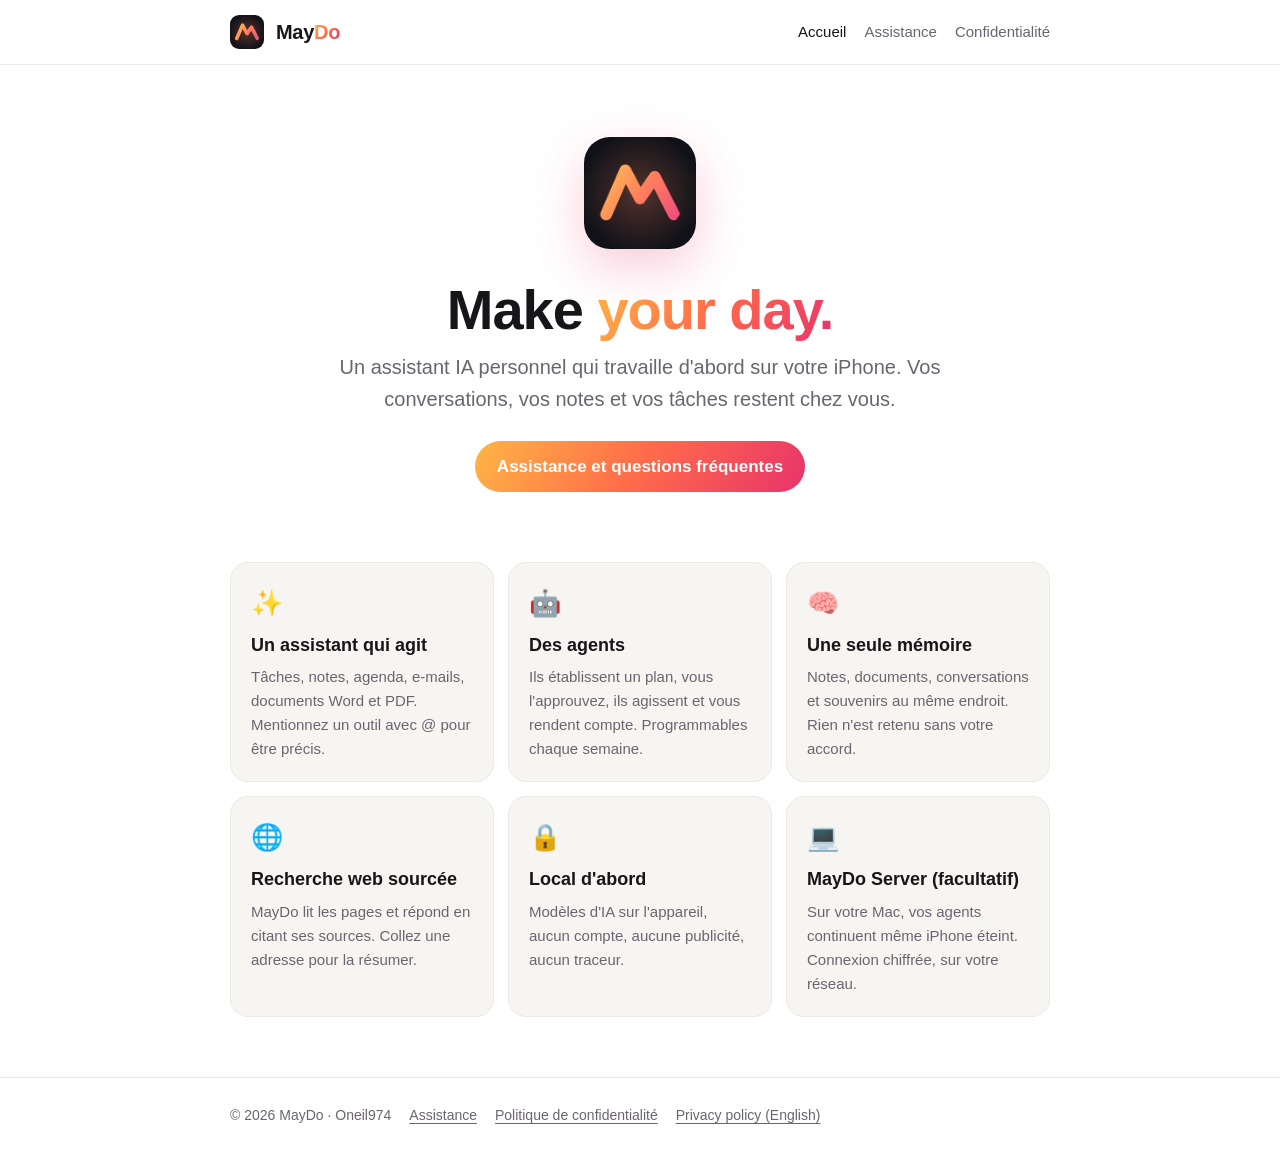
<file: index.html>
<!doctype html>
<html lang="fr">
<head>
<meta charset="utf-8">
<meta name="viewport" content="width=device-width, initial-scale=1">
<title>MayDo — assistant IA personnel</title>
<meta name="description" content="MayDo, l'assistant IA personnel qui travaille d'abord sur votre iPhone : agents, mémoire unifiée, recherche web sourcée, sans compte.">
<link rel="icon" href="assets/icon.png">
<link rel="stylesheet" href="assets/style.css?v=2">
</head>
<body>
<header class="site"><div class="wrap">
  <img src="assets/icon.png" alt="">
  <a class="brand" href="./">May<span>Do</span></a>
  <nav class="links"><a href="./" aria-current="page">Accueil</a><a href="support.html">Assistance</a><a href="privacy.html">Confidentialité</a></nav>
</div></header>

<div class="wrap">
  <section class="hero">
    <img src="assets/icon.png" alt="Icône de MayDo">
    <h1>Make <span>your day.</span></h1>
    <p>Un assistant IA personnel qui travaille d'abord sur votre iPhone. Vos conversations, vos notes et vos tâches restent chez vous.</p>
    <a class="pill" href="support.html">Assistance et questions fréquentes</a>
  </section>

  <section class="grid" aria-label="Fonctions">
    <div class="card"><div class="ico">✨</div><h3>Un assistant qui agit</h3><p>Tâches, notes, agenda, e-mails, documents Word et PDF. Mentionnez un outil avec @ pour être précis.</p></div>
    <div class="card"><div class="ico">🤖</div><h3>Des agents</h3><p>Ils établissent un plan, vous l'approuvez, ils agissent et vous rendent compte. Programmables chaque semaine.</p></div>
    <div class="card"><div class="ico">🧠</div><h3>Une seule mémoire</h3><p>Notes, documents, conversations et souvenirs au même endroit. Rien n'est retenu sans votre accord.</p></div>
    <div class="card"><div class="ico">🌐</div><h3>Recherche web sourcée</h3><p>MayDo lit les pages et répond en citant ses sources. Collez une adresse pour la résumer.</p></div>
    <div class="card"><div class="ico">🔒</div><h3>Local d'abord</h3><p>Modèles d'IA sur l'appareil, aucun compte, aucune publicité, aucun traceur.</p></div>
    <div class="card"><div class="ico">💻</div><h3>MayDo Server (facultatif)</h3><p>Sur votre Mac, vos agents continuent même iPhone éteint. Connexion chiffrée, sur votre réseau.</p></div>
  </section>
</div>

<footer class="site"><div class="wrap">
  <span>© 2026 MayDo · Oneil974</span>
  <a href="support.html">Assistance</a>
  <a href="privacy.html">Politique de confidentialité</a>
  <a href="privacy.html#en">Privacy policy (English)</a>
</div></footer>
</body>
</html>
</file>
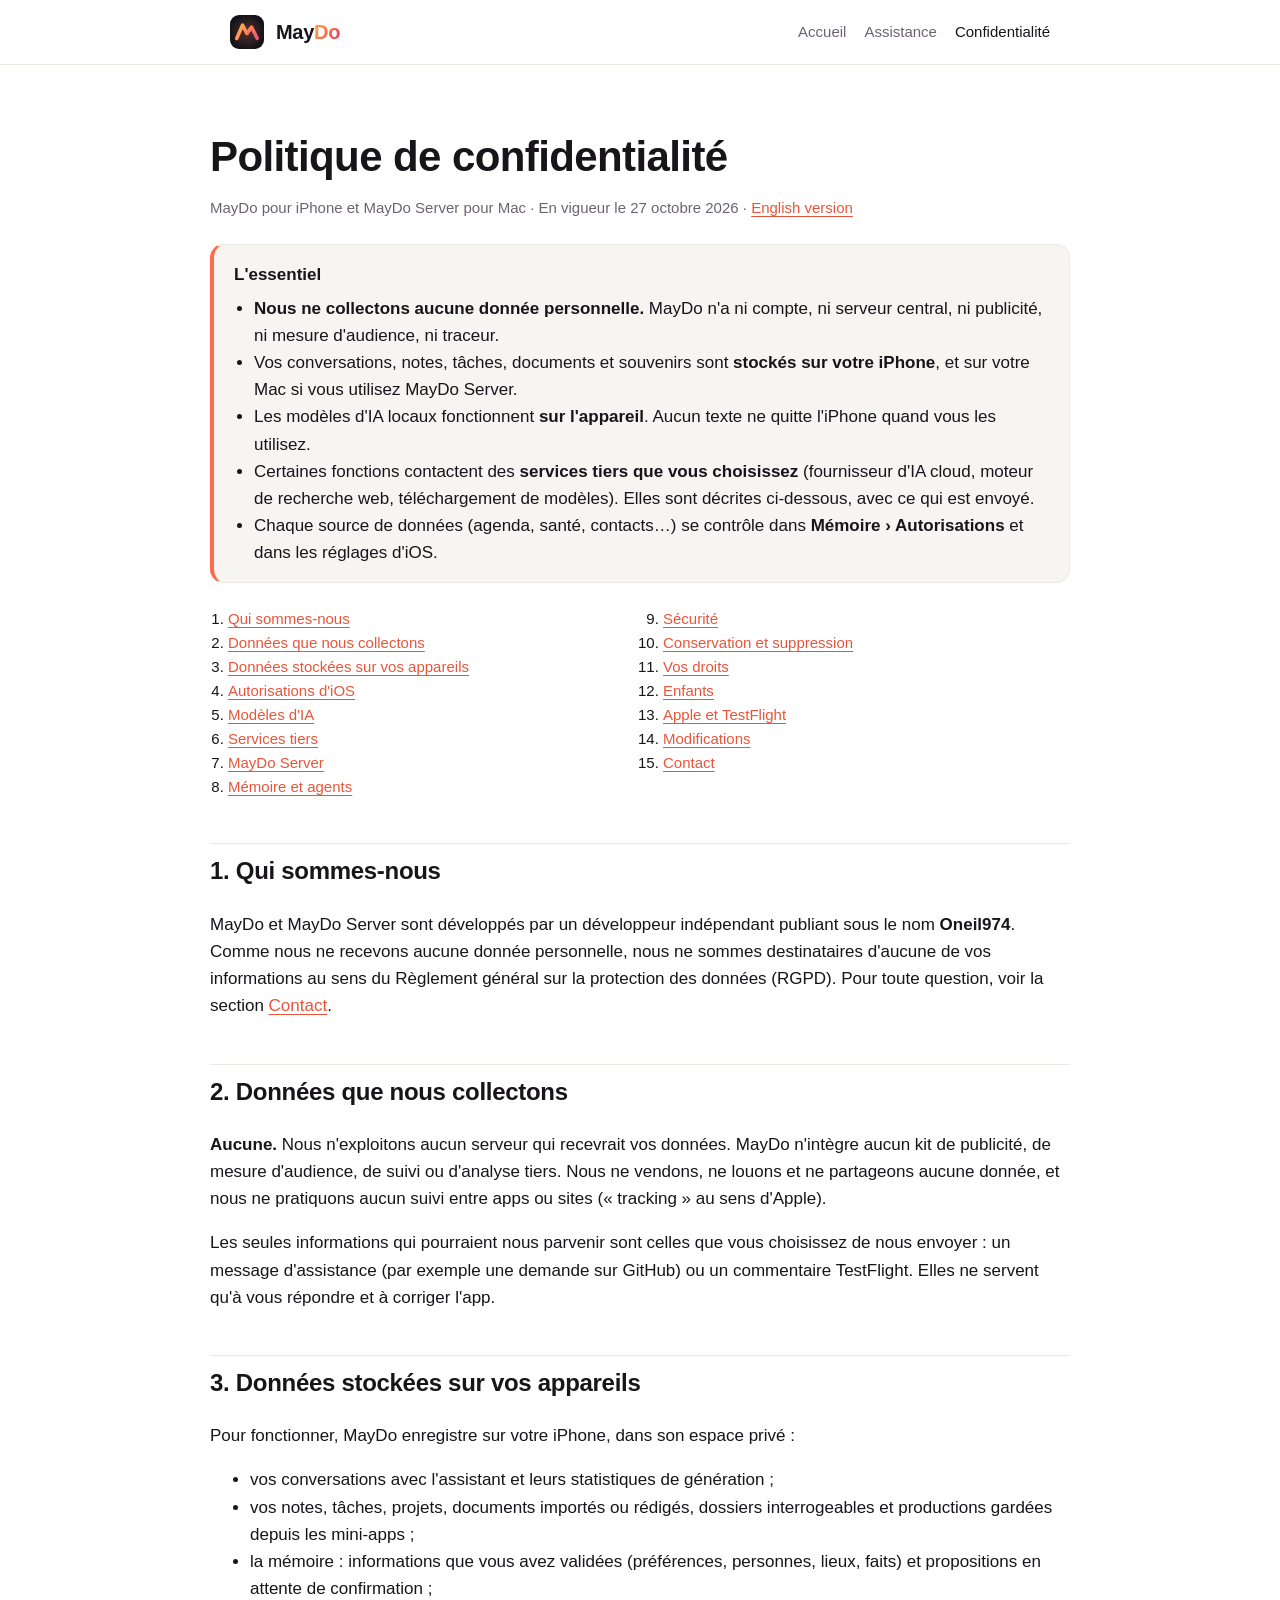
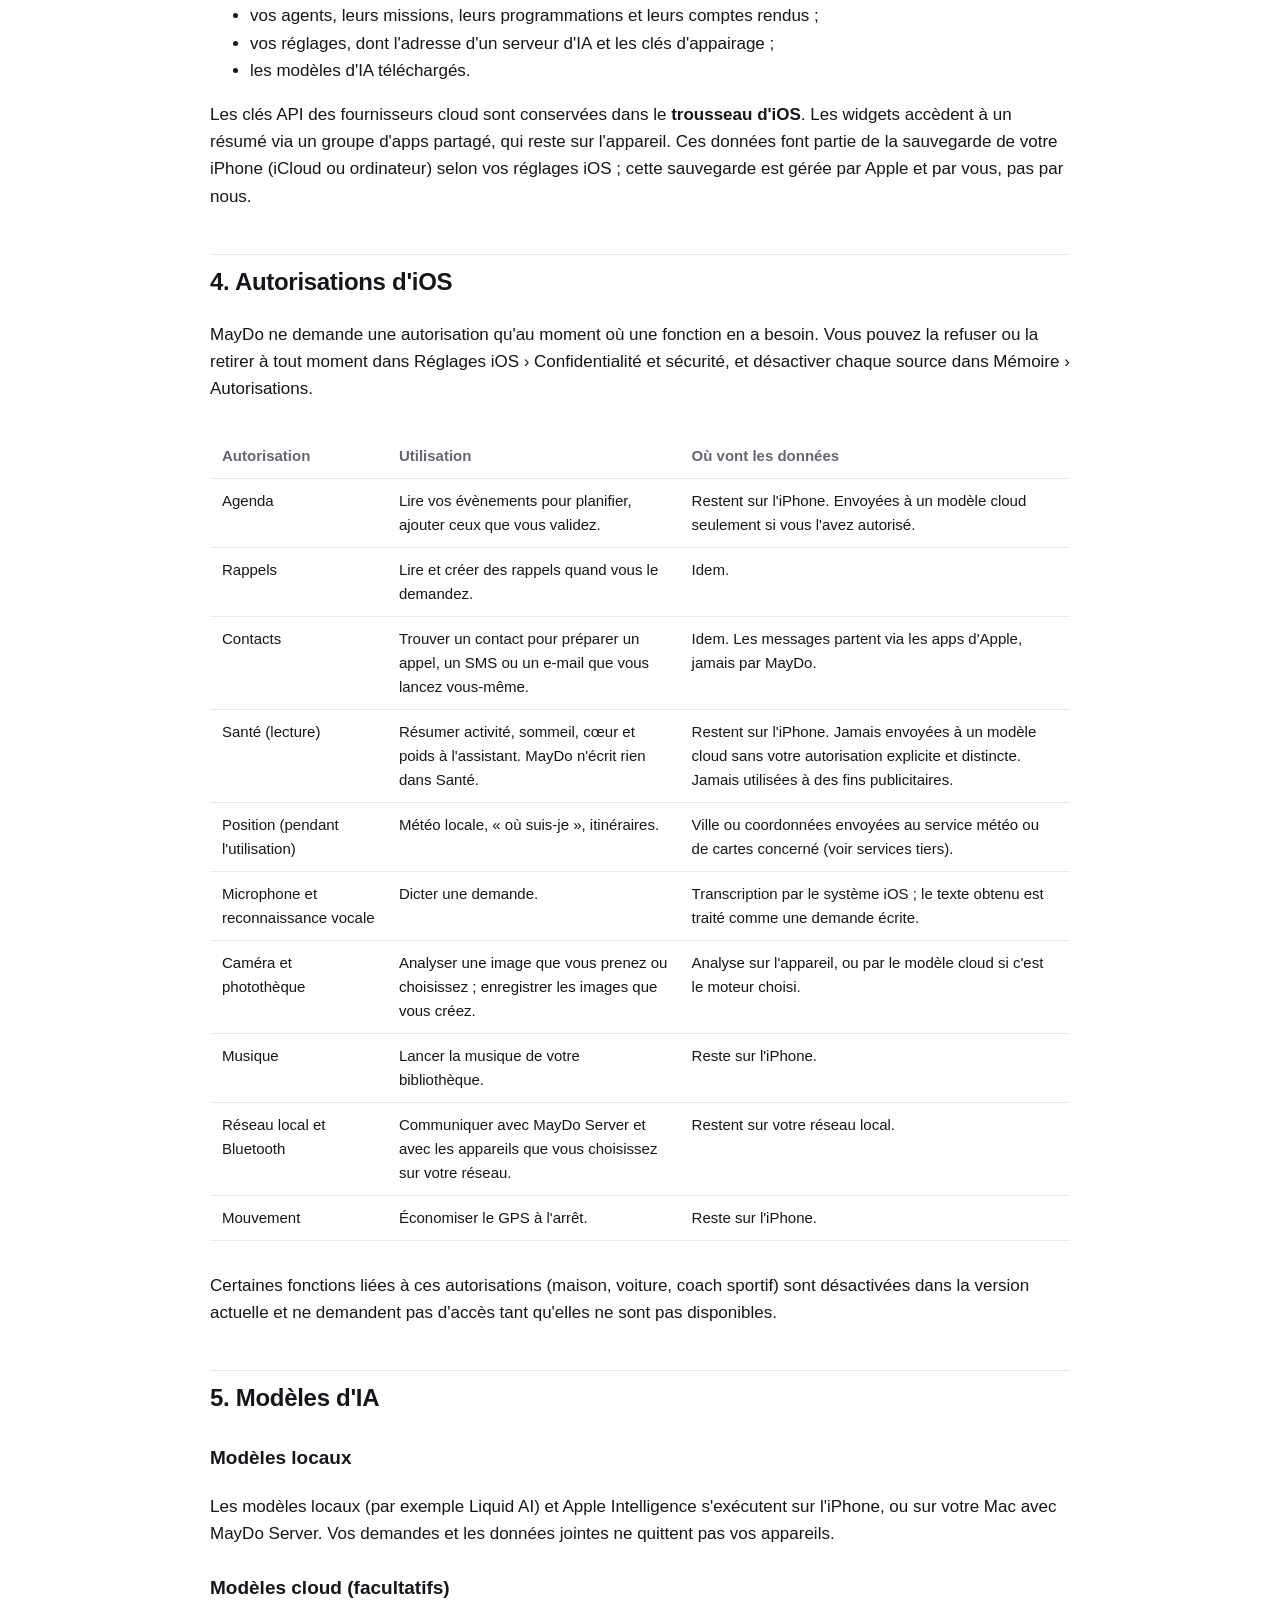
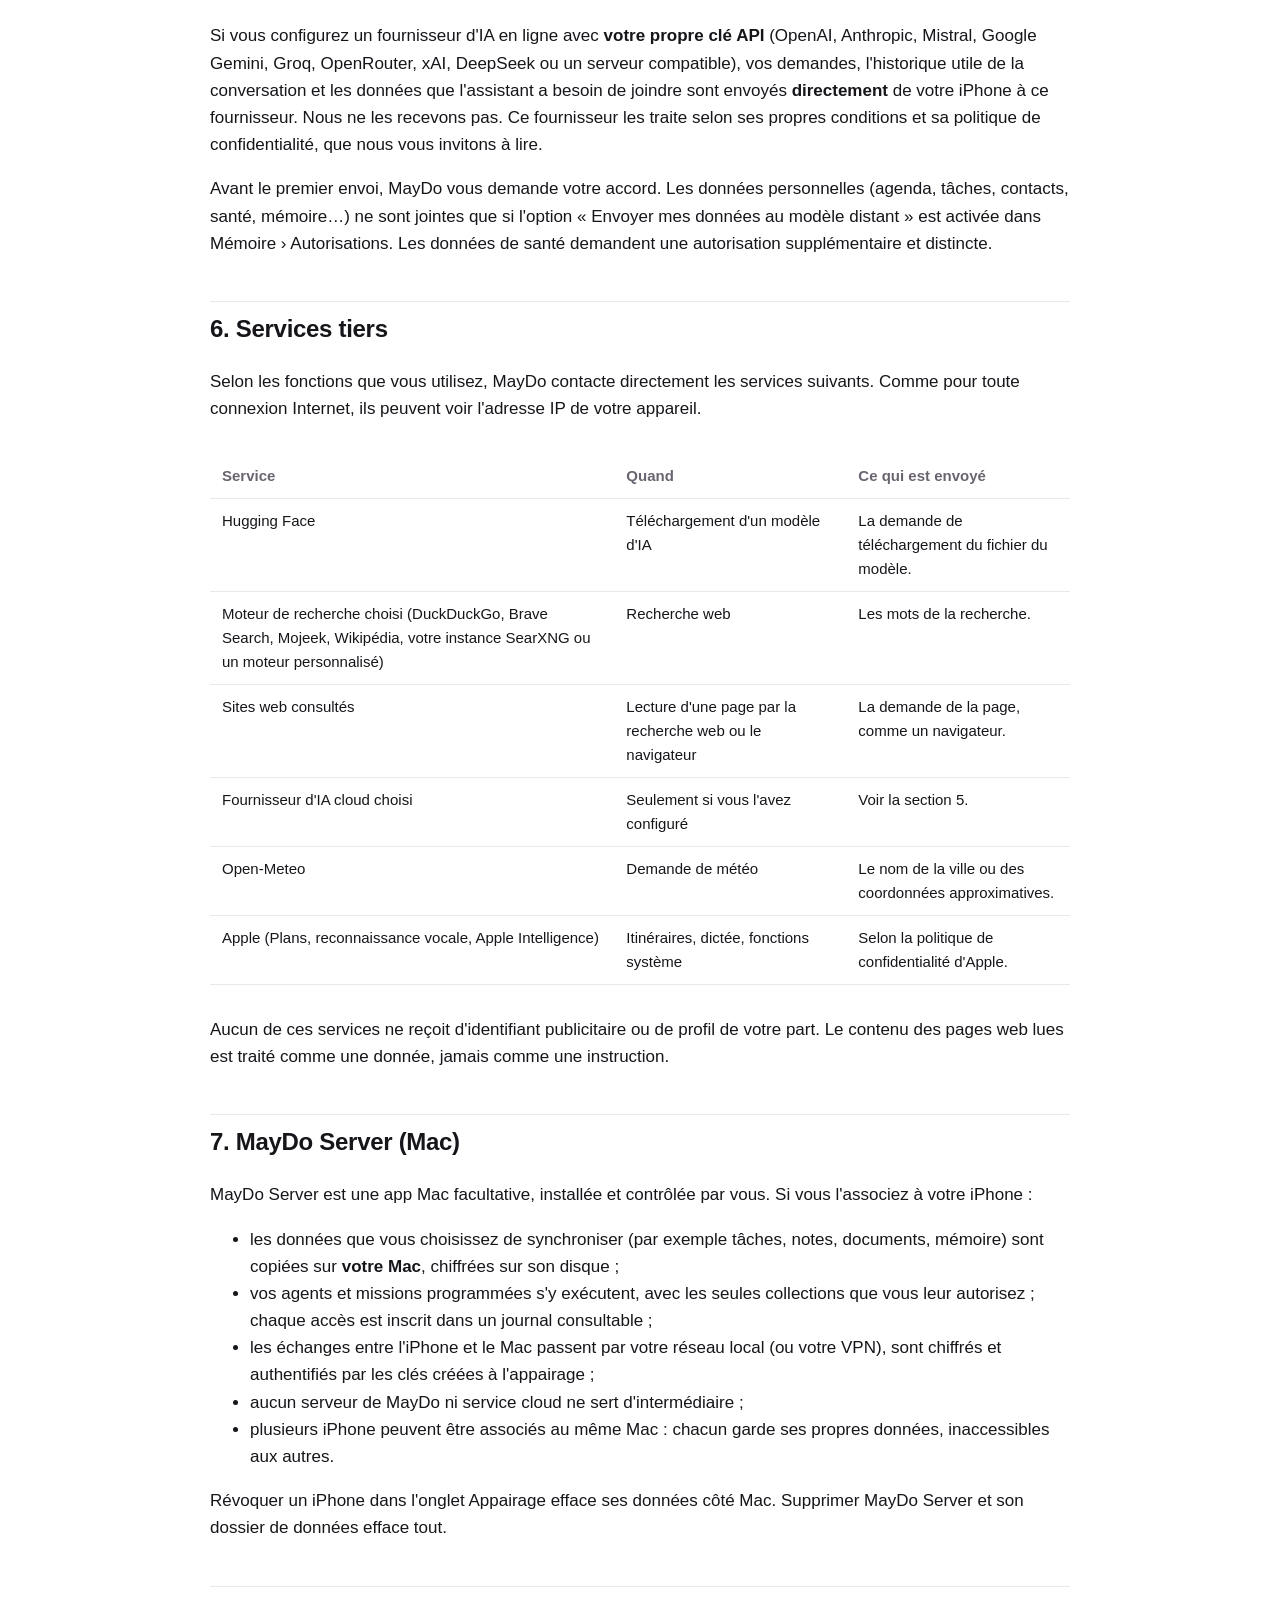
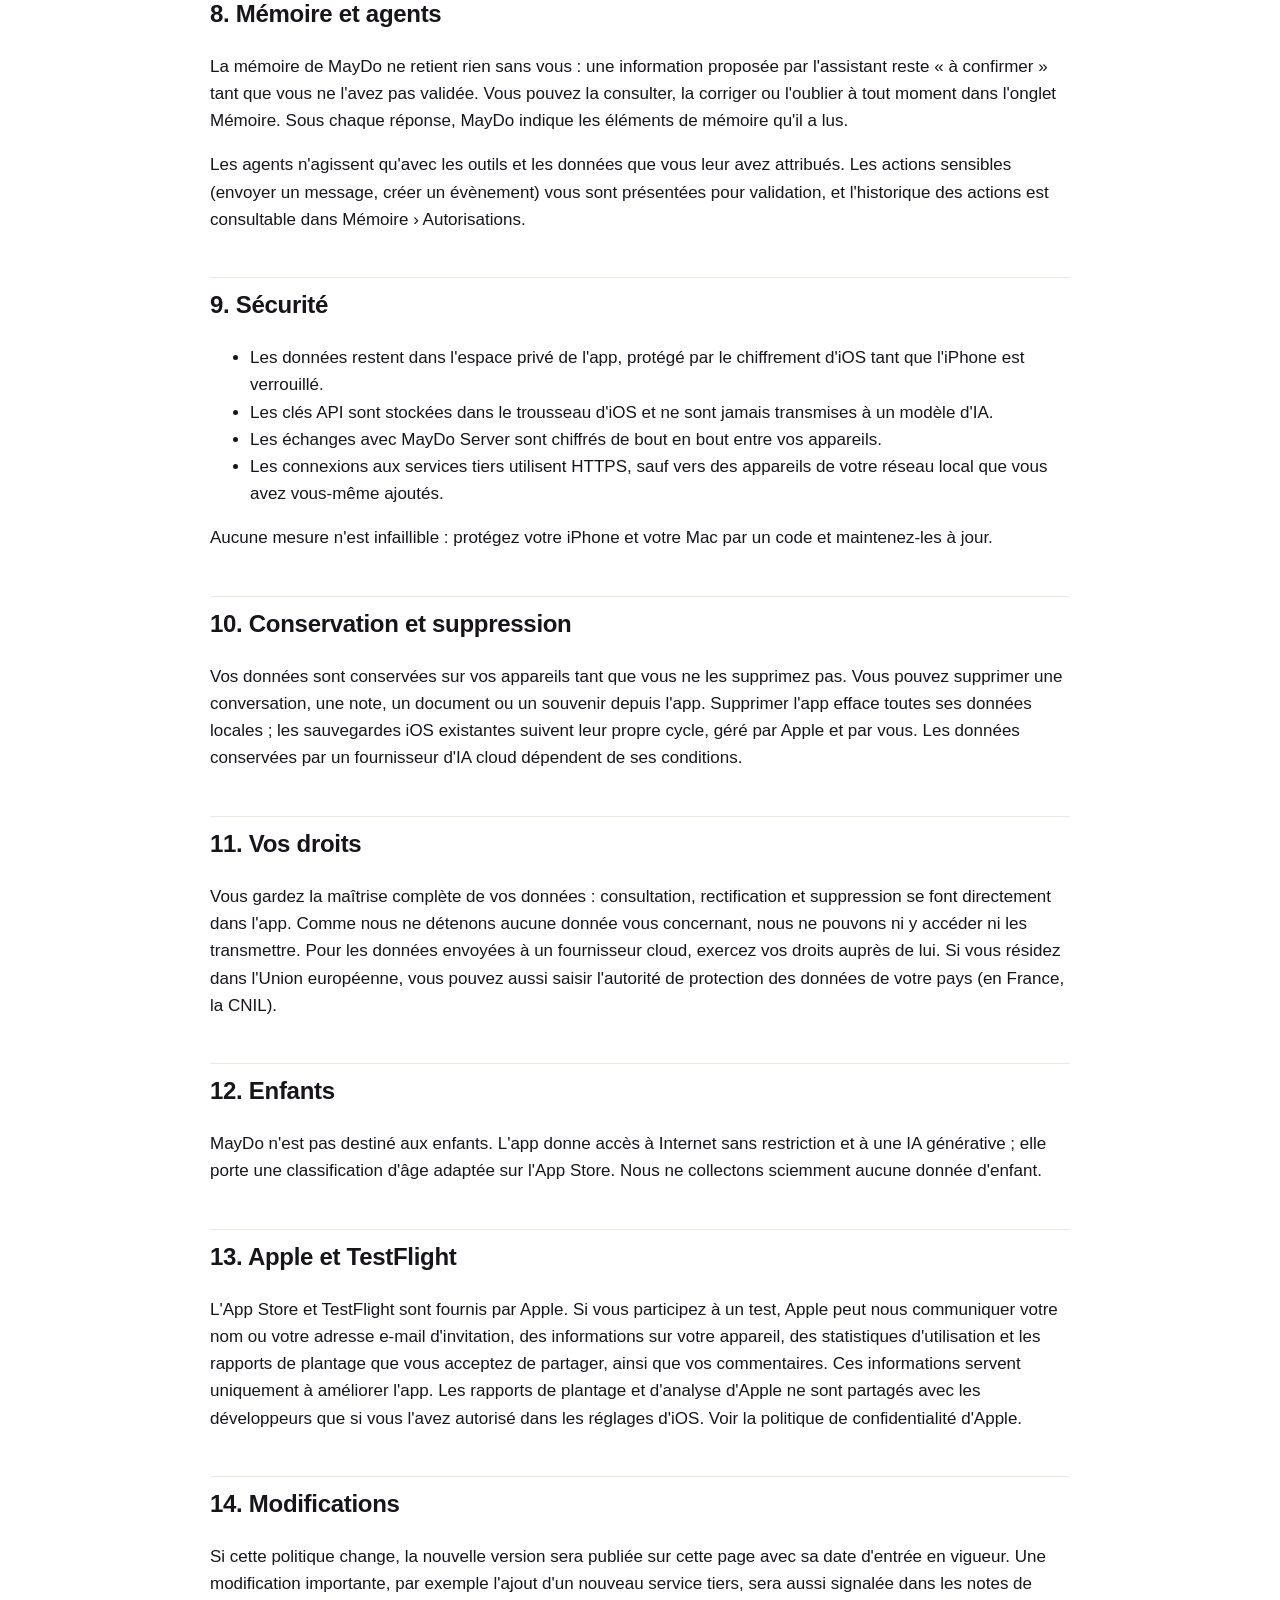
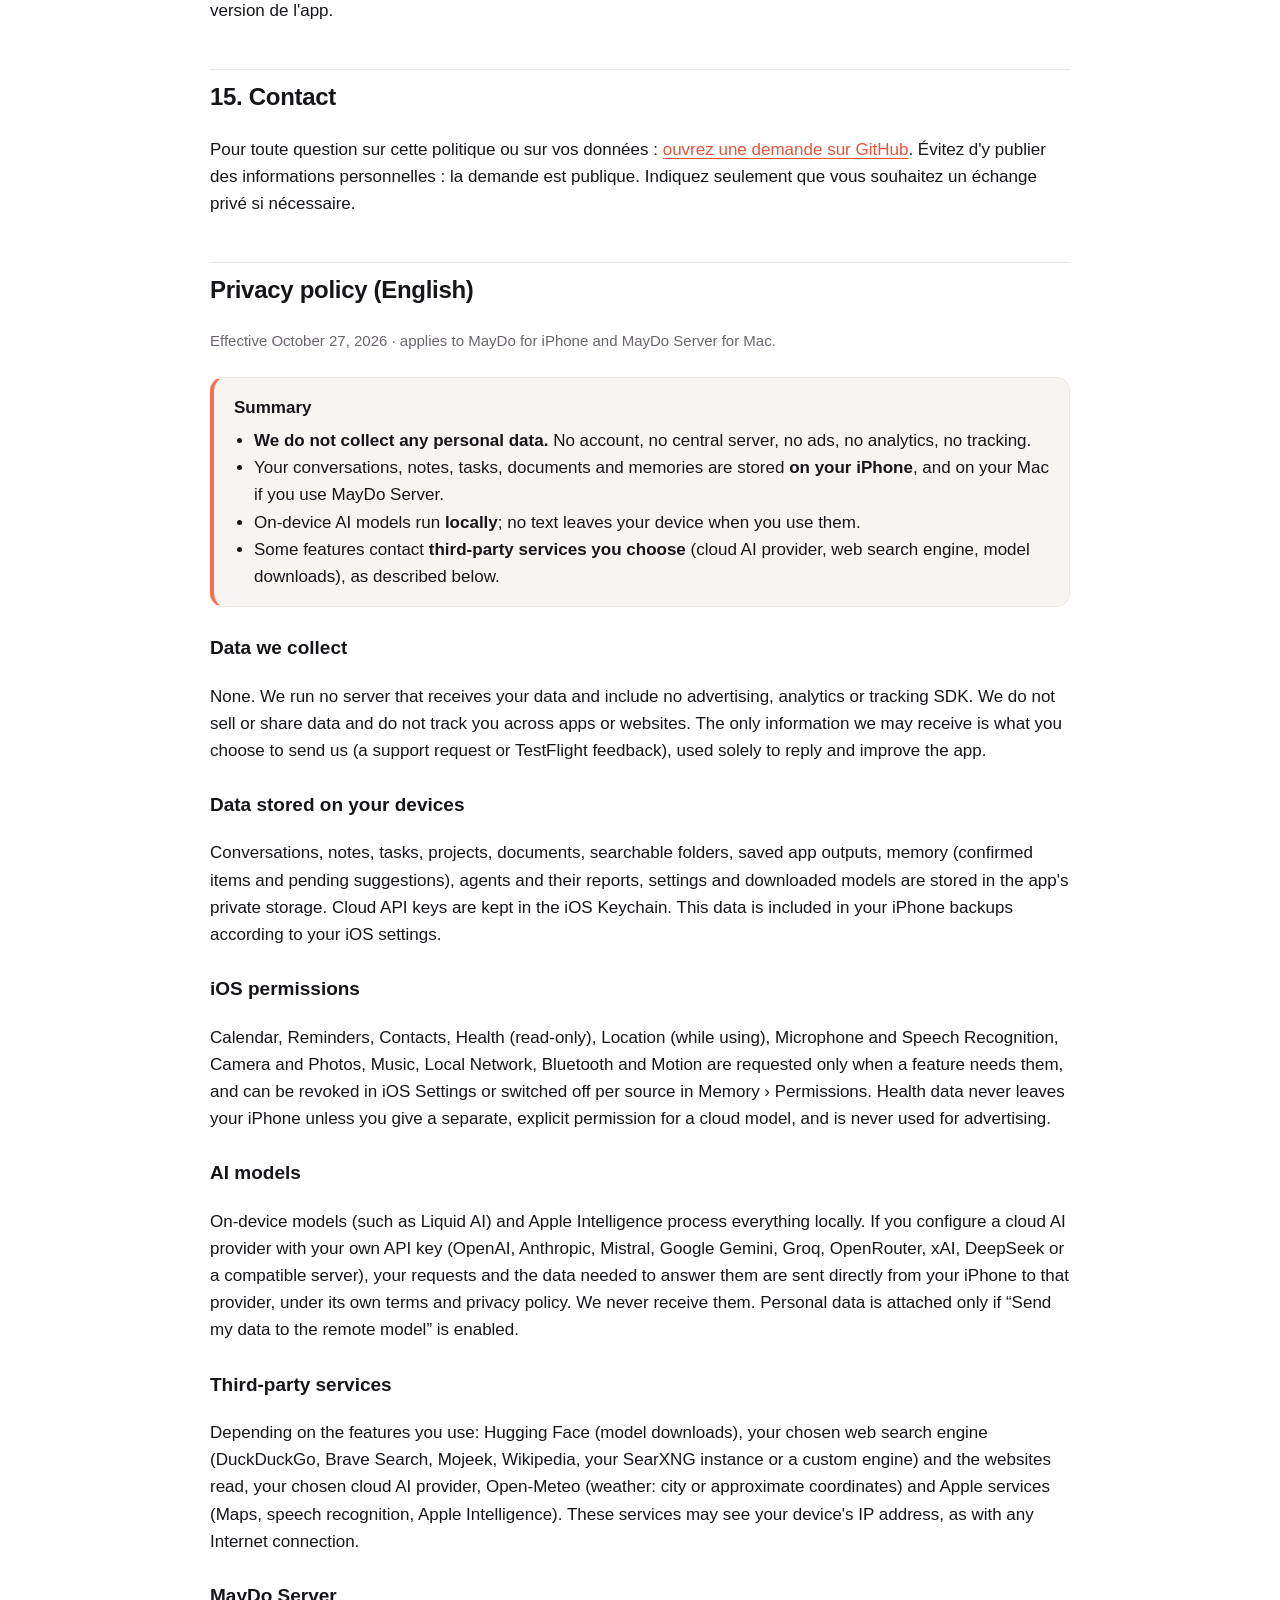
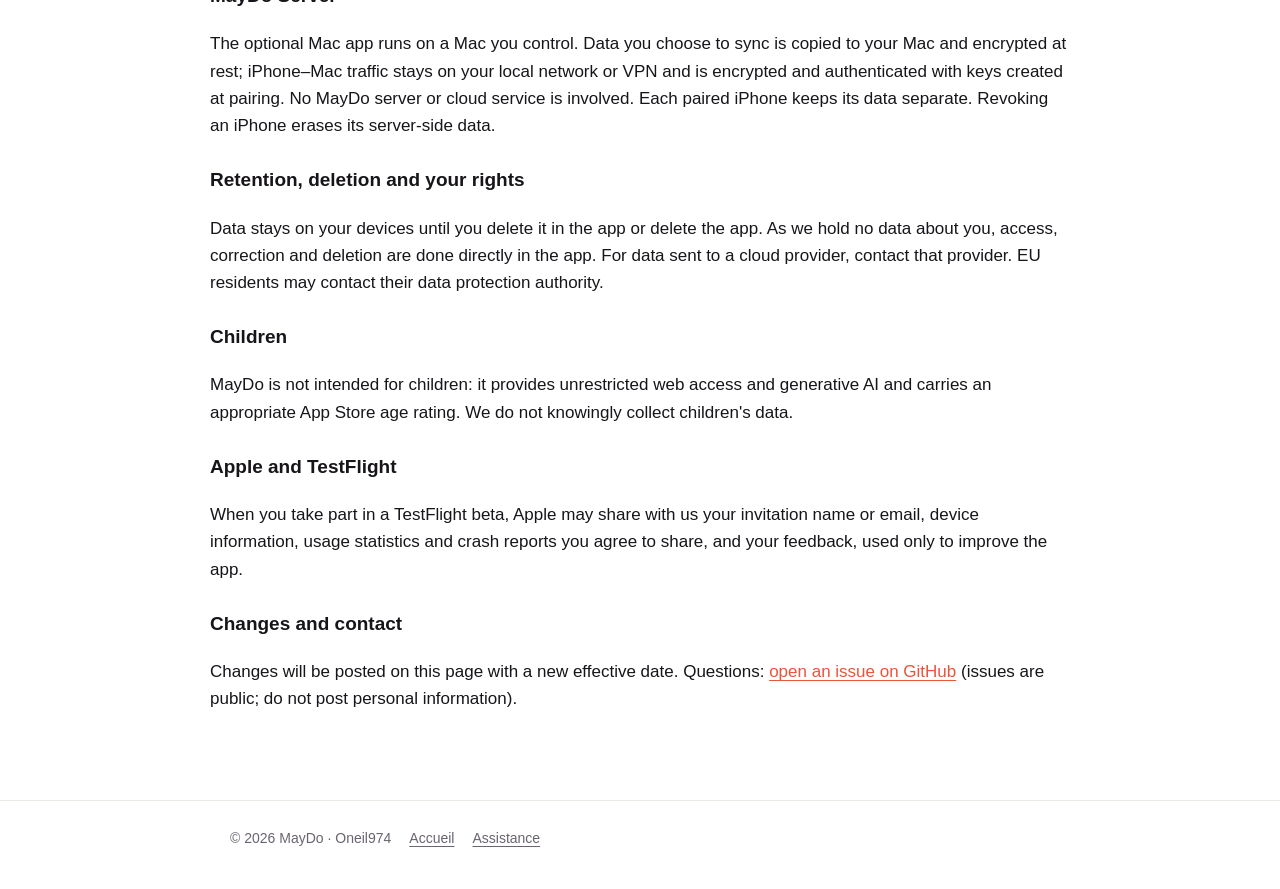
<file: privacy.html>
<!doctype html>
<html lang="fr">
<head>
<meta charset="utf-8">
<meta name="viewport" content="width=device-width, initial-scale=1">
<title>Confidentialité MayDo</title>
<meta name="description" content="Politique de confidentialité de MayDo et MayDo Server : aucune collecte, traitement local, services tiers choisis par l'utilisateur.">
<link rel="icon" href="assets/icon.png">
<link rel="stylesheet" href="assets/style.css?v=2">
</head>
<body>
<header class="site"><div class="wrap">
  <img src="assets/icon.png" alt="">
  <a class="brand" href="./">May<span>Do</span></a>
  <nav class="links"><a href="./">Accueil</a><a href="support.html">Assistance</a><a href="privacy.html" aria-current="page">Confidentialité</a></nav>
</div></header>

<main class="doc wrap">
  <h1>Politique de confidentialité</h1>
  <p class="meta">MayDo pour iPhone et MayDo Server pour Mac · En vigueur le 27 octobre 2026 · <a href="#en">English version</a></p>

  <div class="summary">
    <strong>L'essentiel</strong>
    <ul>
      <li><strong>Nous ne collectons aucune donnée personnelle.</strong> MayDo n'a ni compte, ni serveur central, ni publicité, ni mesure d'audience, ni traceur.</li>
      <li>Vos conversations, notes, tâches, documents et souvenirs sont <strong>stockés sur votre iPhone</strong>, et sur votre Mac si vous utilisez MayDo Server.</li>
      <li>Les modèles d'IA locaux fonctionnent <strong>sur l'appareil</strong>. Aucun texte ne quitte l'iPhone quand vous les utilisez.</li>
      <li>Certaines fonctions contactent des <strong>services tiers que vous choisissez</strong> (fournisseur d'IA cloud, moteur de recherche web, téléchargement de modèles). Elles sont décrites ci-dessous, avec ce qui est envoyé.</li>
      <li>Chaque source de données (agenda, santé, contacts…) se contrôle dans <strong>Mémoire › Autorisations</strong> et dans les réglages d'iOS.</li>
    </ul>
  </div>

  <ol class="toc">
    <li><a href="#qui">Qui sommes-nous</a></li>
    <li><a href="#collecte">Données que nous collectons</a></li>
    <li><a href="#local">Données stockées sur vos appareils</a></li>
    <li><a href="#permissions">Autorisations d'iOS</a></li>
    <li><a href="#ia">Modèles d'IA</a></li>
    <li><a href="#tiers">Services tiers</a></li>
    <li><a href="#server">MayDo Server</a></li>
    <li><a href="#memoire">Mémoire et agents</a></li>
    <li><a href="#securite">Sécurité</a></li>
    <li><a href="#conservation">Conservation et suppression</a></li>
    <li><a href="#droits">Vos droits</a></li>
    <li><a href="#enfants">Enfants</a></li>
    <li><a href="#apple">Apple et TestFlight</a></li>
    <li><a href="#modifs">Modifications</a></li>
    <li><a href="#contact">Contact</a></li>
  </ol>

  <h2 id="qui">1. Qui sommes-nous</h2>
  <p>MayDo et MayDo Server sont développés par un développeur indépendant publiant sous le nom <strong>Oneil974</strong>. Comme nous ne recevons aucune donnée personnelle, nous ne sommes destinataires d'aucune de vos informations au sens du Règlement général sur la protection des données (RGPD). Pour toute question, voir la section <a href="#contact">Contact</a>.</p>

  <h2 id="collecte">2. Données que nous collectons</h2>
  <p><strong>Aucune.</strong> Nous n'exploitons aucun serveur qui recevrait vos données. MayDo n'intègre aucun kit de publicité, de mesure d'audience, de suivi ou d'analyse tiers. Nous ne vendons, ne louons et ne partageons aucune donnée, et nous ne pratiquons aucun suivi entre apps ou sites (« tracking » au sens d'Apple).</p>
  <p>Les seules informations qui pourraient nous parvenir sont celles que vous choisissez de nous envoyer : un message d'assistance (par exemple une demande sur GitHub) ou un commentaire TestFlight. Elles ne servent qu'à vous répondre et à corriger l'app.</p>

  <h2 id="local">3. Données stockées sur vos appareils</h2>
  <p>Pour fonctionner, MayDo enregistre sur votre iPhone, dans son espace privé :</p>
  <ul>
    <li>vos conversations avec l'assistant et leurs statistiques de génération ;</li>
    <li>vos notes, tâches, projets, documents importés ou rédigés, dossiers interrogeables et productions gardées depuis les mini-apps ;</li>
    <li>la mémoire : informations que vous avez validées (préférences, personnes, lieux, faits) et propositions en attente de confirmation ;</li>
    <li>vos agents, leurs missions, leurs programmations et leurs comptes rendus ;</li>
    <li>vos réglages, dont l'adresse d'un serveur d'IA et les clés d'appairage ;</li>
    <li>les modèles d'IA téléchargés.</li>
  </ul>
  <p>Les clés API des fournisseurs cloud sont conservées dans le <strong>trousseau d'iOS</strong>. Les widgets accèdent à un résumé via un groupe d'apps partagé, qui reste sur l'appareil. Ces données font partie de la sauvegarde de votre iPhone (iCloud ou ordinateur) selon vos réglages iOS ; cette sauvegarde est gérée par Apple et par vous, pas par nous.</p>

  <h2 id="permissions">4. Autorisations d'iOS</h2>
  <p>MayDo ne demande une autorisation qu'au moment où une fonction en a besoin. Vous pouvez la refuser ou la retirer à tout moment dans Réglages iOS › Confidentialité et sécurité, et désactiver chaque source dans Mémoire › Autorisations.</p>
  <div class="table-scroll"><table>
    <tr><th>Autorisation</th><th>Utilisation</th><th>Où vont les données</th></tr>
    <tr><td>Agenda</td><td>Lire vos évènements pour planifier, ajouter ceux que vous validez.</td><td>Restent sur l'iPhone. Envoyées à un modèle cloud seulement si vous l'avez autorisé.</td></tr>
    <tr><td>Rappels</td><td>Lire et créer des rappels quand vous le demandez.</td><td>Idem.</td></tr>
    <tr><td>Contacts</td><td>Trouver un contact pour préparer un appel, un SMS ou un e-mail que vous lancez vous-même.</td><td>Idem. Les messages partent via les apps d'Apple, jamais par MayDo.</td></tr>
    <tr><td>Santé (lecture)</td><td>Résumer activité, sommeil, cœur et poids à l'assistant. MayDo n'écrit rien dans Santé.</td><td>Restent sur l'iPhone. Jamais envoyées à un modèle cloud sans votre autorisation explicite et distincte. Jamais utilisées à des fins publicitaires.</td></tr>
    <tr><td>Position (pendant l'utilisation)</td><td>Météo locale, « où suis-je », itinéraires.</td><td>Ville ou coordonnées envoyées au service météo ou de cartes concerné (voir services tiers).</td></tr>
    <tr><td>Microphone et reconnaissance vocale</td><td>Dicter une demande.</td><td>Transcription par le système iOS ; le texte obtenu est traité comme une demande écrite.</td></tr>
    <tr><td>Caméra et photothèque</td><td>Analyser une image que vous prenez ou choisissez ; enregistrer les images que vous créez.</td><td>Analyse sur l'appareil, ou par le modèle cloud si c'est le moteur choisi.</td></tr>
    <tr><td>Musique</td><td>Lancer la musique de votre bibliothèque.</td><td>Reste sur l'iPhone.</td></tr>
    <tr><td>Réseau local et Bluetooth</td><td>Communiquer avec MayDo Server et avec les appareils que vous choisissez sur votre réseau.</td><td>Restent sur votre réseau local.</td></tr>
    <tr><td>Mouvement</td><td>Économiser le GPS à l'arrêt.</td><td>Reste sur l'iPhone.</td></tr>
  </table></div>
  <p>Certaines fonctions liées à ces autorisations (maison, voiture, coach sportif) sont désactivées dans la version actuelle et ne demandent pas d'accès tant qu'elles ne sont pas disponibles.</p>

  <h2 id="ia">5. Modèles d'IA</h2>
  <h3>Modèles locaux</h3>
  <p>Les modèles locaux (par exemple Liquid AI) et Apple Intelligence s'exécutent sur l'iPhone, ou sur votre Mac avec MayDo Server. Vos demandes et les données jointes ne quittent pas vos appareils.</p>
  <h3>Modèles cloud (facultatifs)</h3>
  <p>Si vous configurez un fournisseur d'IA en ligne avec <strong>votre propre clé API</strong> (OpenAI, Anthropic, Mistral, Google Gemini, Groq, OpenRouter, xAI, DeepSeek ou un serveur compatible), vos demandes, l'historique utile de la conversation et les données que l'assistant a besoin de joindre sont envoyés <strong>directement</strong> de votre iPhone à ce fournisseur. Nous ne les recevons pas. Ce fournisseur les traite selon ses propres conditions et sa politique de confidentialité, que nous vous invitons à lire.</p>
  <p>Avant le premier envoi, MayDo vous demande votre accord. Les données personnelles (agenda, tâches, contacts, santé, mémoire…) ne sont jointes que si l'option « Envoyer mes données au modèle distant » est activée dans Mémoire › Autorisations. Les données de santé demandent une autorisation supplémentaire et distincte.</p>

  <h2 id="tiers">6. Services tiers</h2>
  <p>Selon les fonctions que vous utilisez, MayDo contacte directement les services suivants. Comme pour toute connexion Internet, ils peuvent voir l'adresse IP de votre appareil.</p>
  <div class="table-scroll"><table>
    <tr><th>Service</th><th>Quand</th><th>Ce qui est envoyé</th></tr>
    <tr><td>Hugging Face</td><td>Téléchargement d'un modèle d'IA</td><td>La demande de téléchargement du fichier du modèle.</td></tr>
    <tr><td>Moteur de recherche choisi (DuckDuckGo, Brave Search, Mojeek, Wikipédia, votre instance SearXNG ou un moteur personnalisé)</td><td>Recherche web</td><td>Les mots de la recherche.</td></tr>
    <tr><td>Sites web consultés</td><td>Lecture d'une page par la recherche web ou le navigateur</td><td>La demande de la page, comme un navigateur.</td></tr>
    <tr><td>Fournisseur d'IA cloud choisi</td><td>Seulement si vous l'avez configuré</td><td>Voir la section 5.</td></tr>
    <tr><td>Open-Meteo</td><td>Demande de météo</td><td>Le nom de la ville ou des coordonnées approximatives.</td></tr>
    <tr><td>Apple (Plans, reconnaissance vocale, Apple Intelligence)</td><td>Itinéraires, dictée, fonctions système</td><td>Selon la politique de confidentialité d'Apple.</td></tr>
  </table></div>
  <p>Aucun de ces services ne reçoit d'identifiant publicitaire ou de profil de votre part. Le contenu des pages web lues est traité comme une donnée, jamais comme une instruction.</p>

  <h2 id="server">7. MayDo Server (Mac)</h2>
  <p>MayDo Server est une app Mac facultative, installée et contrôlée par vous. Si vous l'associez à votre iPhone :</p>
  <ul>
    <li>les données que vous choisissez de synchroniser (par exemple tâches, notes, documents, mémoire) sont copiées sur <strong>votre Mac</strong>, chiffrées sur son disque ;</li>
    <li>vos agents et missions programmées s'y exécutent, avec les seules collections que vous leur autorisez ; chaque accès est inscrit dans un journal consultable ;</li>
    <li>les échanges entre l'iPhone et le Mac passent par votre réseau local (ou votre VPN), sont chiffrés et authentifiés par les clés créées à l'appairage ;</li>
    <li>aucun serveur de MayDo ni service cloud ne sert d'intermédiaire ;</li>
    <li>plusieurs iPhone peuvent être associés au même Mac : chacun garde ses propres données, inaccessibles aux autres.</li>
  </ul>
  <p>Révoquer un iPhone dans l'onglet Appairage efface ses données côté Mac. Supprimer MayDo Server et son dossier de données efface tout.</p>

  <h2 id="memoire">8. Mémoire et agents</h2>
  <p>La mémoire de MayDo ne retient rien sans vous : une information proposée par l'assistant reste « à confirmer » tant que vous ne l'avez pas validée. Vous pouvez la consulter, la corriger ou l'oublier à tout moment dans l'onglet Mémoire. Sous chaque réponse, MayDo indique les éléments de mémoire qu'il a lus.</p>
  <p>Les agents n'agissent qu'avec les outils et les données que vous leur avez attribués. Les actions sensibles (envoyer un message, créer un évènement) vous sont présentées pour validation, et l'historique des actions est consultable dans Mémoire › Autorisations.</p>

  <h2 id="securite">9. Sécurité</h2>
  <ul>
    <li>Les données restent dans l'espace privé de l'app, protégé par le chiffrement d'iOS tant que l'iPhone est verrouillé.</li>
    <li>Les clés API sont stockées dans le trousseau d'iOS et ne sont jamais transmises à un modèle d'IA.</li>
    <li>Les échanges avec MayDo Server sont chiffrés de bout en bout entre vos appareils.</li>
    <li>Les connexions aux services tiers utilisent HTTPS, sauf vers des appareils de votre réseau local que vous avez vous-même ajoutés.</li>
  </ul>
  <p>Aucune mesure n'est infaillible : protégez votre iPhone et votre Mac par un code et maintenez-les à jour.</p>

  <h2 id="conservation">10. Conservation et suppression</h2>
  <p>Vos données sont conservées sur vos appareils tant que vous ne les supprimez pas. Vous pouvez supprimer une conversation, une note, un document ou un souvenir depuis l'app. Supprimer l'app efface toutes ses données locales ; les sauvegardes iOS existantes suivent leur propre cycle, géré par Apple et par vous. Les données conservées par un fournisseur d'IA cloud dépendent de ses conditions.</p>

  <h2 id="droits">11. Vos droits</h2>
  <p>Vous gardez la maîtrise complète de vos données : consultation, rectification et suppression se font directement dans l'app. Comme nous ne détenons aucune donnée vous concernant, nous ne pouvons ni y accéder ni les transmettre. Pour les données envoyées à un fournisseur cloud, exercez vos droits auprès de lui. Si vous résidez dans l'Union européenne, vous pouvez aussi saisir l'autorité de protection des données de votre pays (en France, la CNIL).</p>

  <h2 id="enfants">12. Enfants</h2>
  <p>MayDo n'est pas destiné aux enfants. L'app donne accès à Internet sans restriction et à une IA générative ; elle porte une classification d'âge adaptée sur l'App Store. Nous ne collectons sciemment aucune donnée d'enfant.</p>

  <h2 id="apple">13. Apple et TestFlight</h2>
  <p>L'App Store et TestFlight sont fournis par Apple. Si vous participez à un test, Apple peut nous communiquer votre nom ou votre adresse e-mail d'invitation, des informations sur votre appareil, des statistiques d'utilisation et les rapports de plantage que vous acceptez de partager, ainsi que vos commentaires. Ces informations servent uniquement à améliorer l'app. Les rapports de plantage et d'analyse d'Apple ne sont partagés avec les développeurs que si vous l'avez autorisé dans les réglages d'iOS. Voir la politique de confidentialité d'Apple.</p>

  <h2 id="modifs">14. Modifications</h2>
  <p>Si cette politique change, la nouvelle version sera publiée sur cette page avec sa date d'entrée en vigueur. Une modification importante, par exemple l'ajout d'un nouveau service tiers, sera aussi signalée dans les notes de version de l'app.</p>

  <h2 id="contact">15. Contact</h2>
  <p>Pour toute question sur cette politique ou sur vos données : <a href="https://github.com/Oneil974/maydo/issues/new">ouvrez une demande sur GitHub</a>. Évitez d'y publier des informations personnelles : la demande est publique. Indiquez seulement que vous souhaitez un échange privé si nécessaire.</p>

  <h2 id="en">Privacy policy (English)</h2>
  <p class="meta">Effective October 27, 2026 · applies to MayDo for iPhone and MayDo Server for Mac.</p>
  <div class="summary">
    <strong>Summary</strong>
    <ul>
      <li><strong>We do not collect any personal data.</strong> No account, no central server, no ads, no analytics, no tracking.</li>
      <li>Your conversations, notes, tasks, documents and memories are stored <strong>on your iPhone</strong>, and on your Mac if you use MayDo Server.</li>
      <li>On-device AI models run <strong>locally</strong>; no text leaves your device when you use them.</li>
      <li>Some features contact <strong>third-party services you choose</strong> (cloud AI provider, web search engine, model downloads), as described below.</li>
    </ul>
  </div>
  <h3>Data we collect</h3>
  <p>None. We run no server that receives your data and include no advertising, analytics or tracking SDK. We do not sell or share data and do not track you across apps or websites. The only information we may receive is what you choose to send us (a support request or TestFlight feedback), used solely to reply and improve the app.</p>
  <h3>Data stored on your devices</h3>
  <p>Conversations, notes, tasks, projects, documents, searchable folders, saved app outputs, memory (confirmed items and pending suggestions), agents and their reports, settings and downloaded models are stored in the app's private storage. Cloud API keys are kept in the iOS Keychain. This data is included in your iPhone backups according to your iOS settings.</p>
  <h3>iOS permissions</h3>
  <p>Calendar, Reminders, Contacts, Health (read-only), Location (while using), Microphone and Speech Recognition, Camera and Photos, Music, Local Network, Bluetooth and Motion are requested only when a feature needs them, and can be revoked in iOS Settings or switched off per source in Memory › Permissions. Health data never leaves your iPhone unless you give a separate, explicit permission for a cloud model, and is never used for advertising.</p>
  <h3>AI models</h3>
  <p>On-device models (such as Liquid AI) and Apple Intelligence process everything locally. If you configure a cloud AI provider with your own API key (OpenAI, Anthropic, Mistral, Google Gemini, Groq, OpenRouter, xAI, DeepSeek or a compatible server), your requests and the data needed to answer them are sent directly from your iPhone to that provider, under its own terms and privacy policy. We never receive them. Personal data is attached only if “Send my data to the remote model” is enabled.</p>
  <h3>Third-party services</h3>
  <p>Depending on the features you use: Hugging Face (model downloads), your chosen web search engine (DuckDuckGo, Brave Search, Mojeek, Wikipedia, your SearXNG instance or a custom engine) and the websites read, your chosen cloud AI provider, Open-Meteo (weather: city or approximate coordinates) and Apple services (Maps, speech recognition, Apple Intelligence). These services may see your device's IP address, as with any Internet connection.</p>
  <h3>MayDo Server</h3>
  <p>The optional Mac app runs on a Mac you control. Data you choose to sync is copied to your Mac and encrypted at rest; iPhone–Mac traffic stays on your local network or VPN and is encrypted and authenticated with keys created at pairing. No MayDo server or cloud service is involved. Each paired iPhone keeps its data separate. Revoking an iPhone erases its server-side data.</p>
  <h3>Retention, deletion and your rights</h3>
  <p>Data stays on your devices until you delete it in the app or delete the app. As we hold no data about you, access, correction and deletion are done directly in the app. For data sent to a cloud provider, contact that provider. EU residents may contact their data protection authority.</p>
  <h3>Children</h3>
  <p>MayDo is not intended for children: it provides unrestricted web access and generative AI and carries an appropriate App Store age rating. We do not knowingly collect children's data.</p>
  <h3>Apple and TestFlight</h3>
  <p>When you take part in a TestFlight beta, Apple may share with us your invitation name or email, device information, usage statistics and crash reports you agree to share, and your feedback, used only to improve the app.</p>
  <h3>Changes and contact</h3>
  <p>Changes will be posted on this page with a new effective date. Questions: <a href="https://github.com/Oneil974/maydo/issues/new">open an issue on GitHub</a> (issues are public; do not post personal information).</p>
</main>

<footer class="site"><div class="wrap">
  <span>© 2026 MayDo · Oneil974</span>
  <a href="./">Accueil</a>
  <a href="support.html">Assistance</a>
</div></footer>
</body>
</html>
</file>
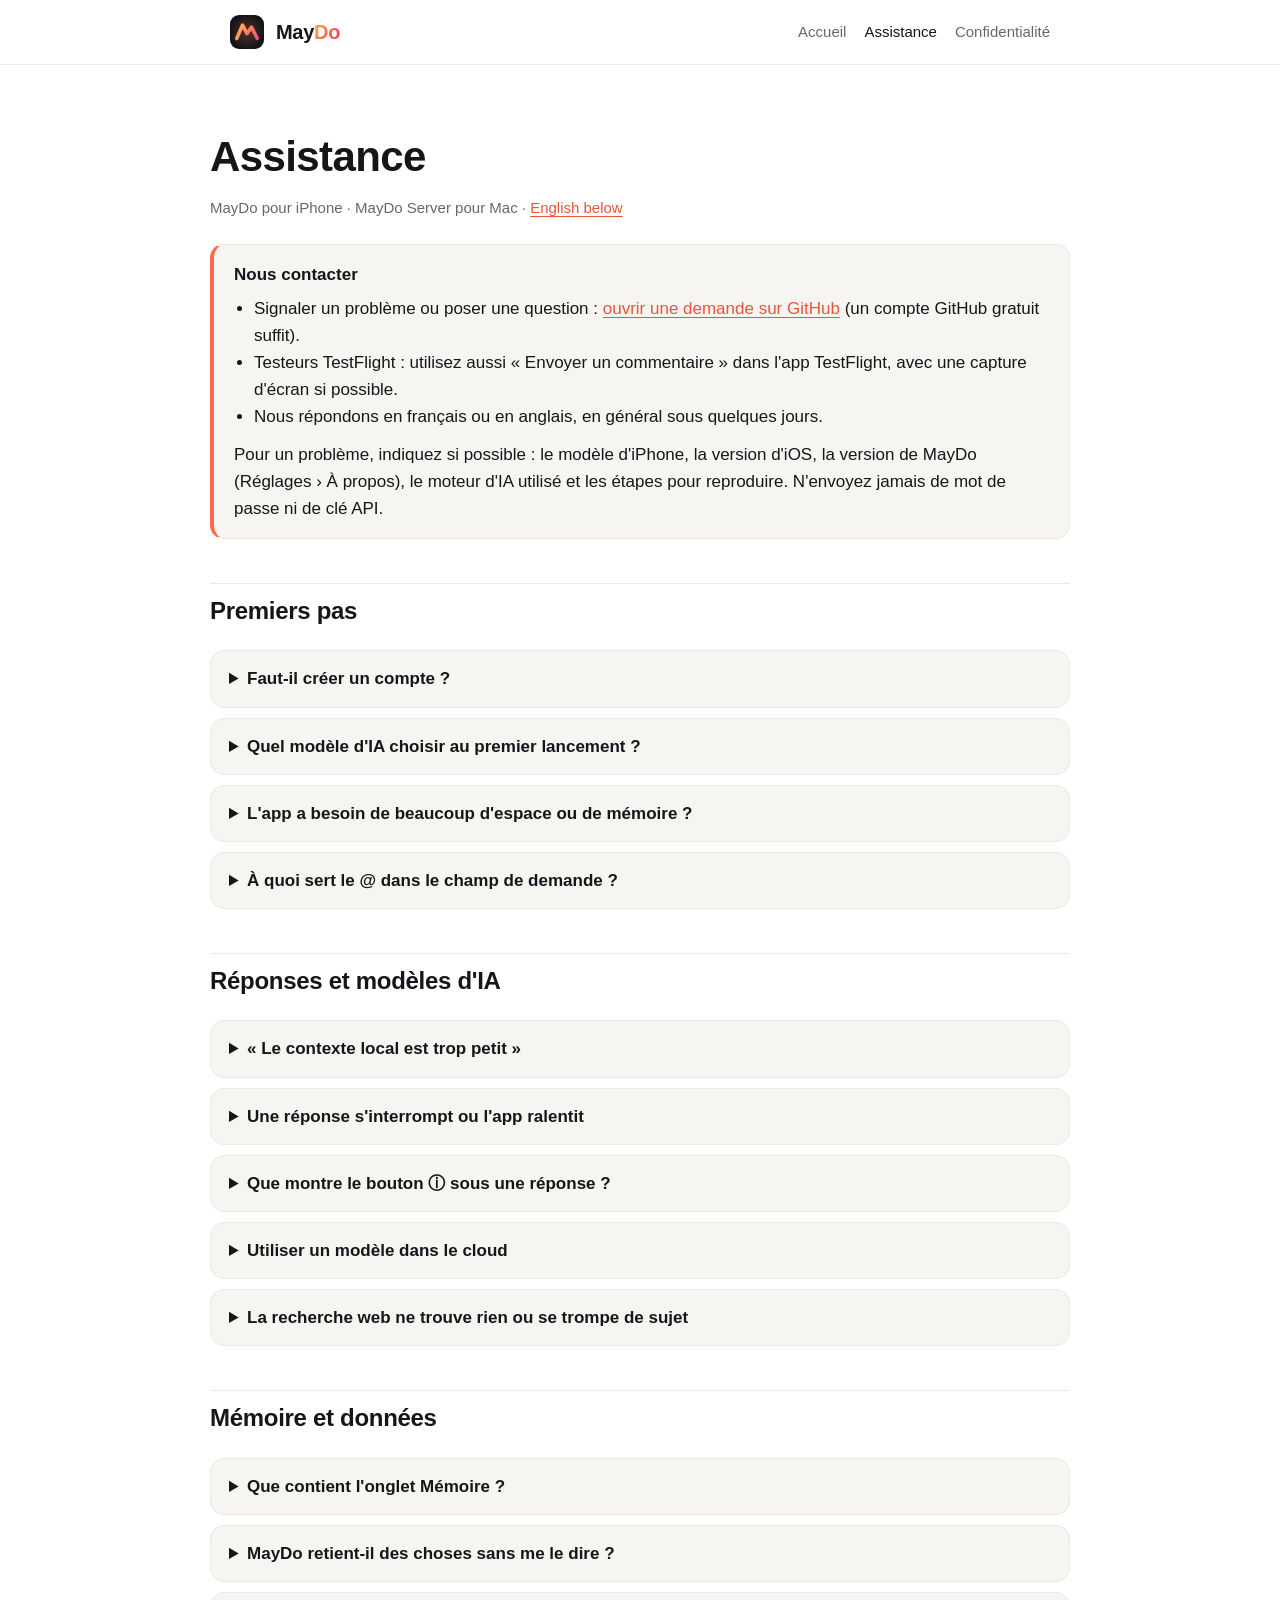
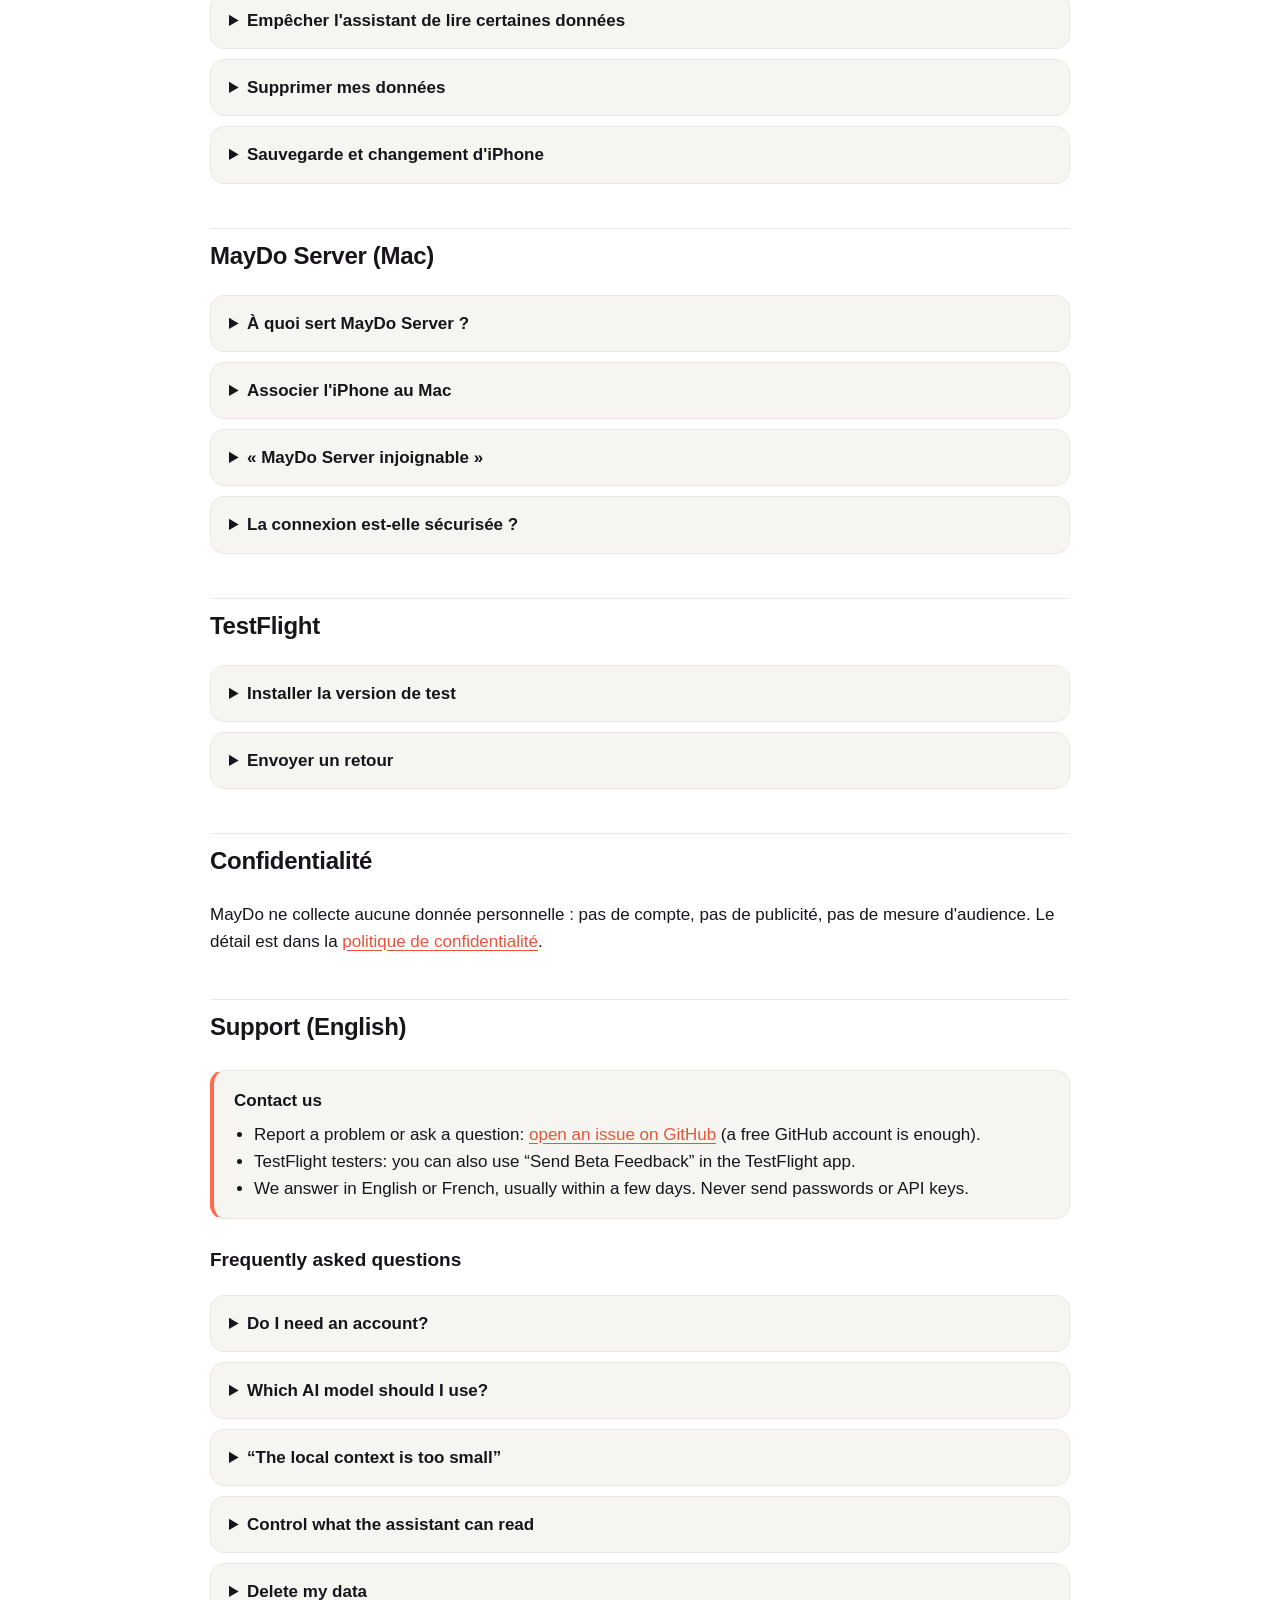
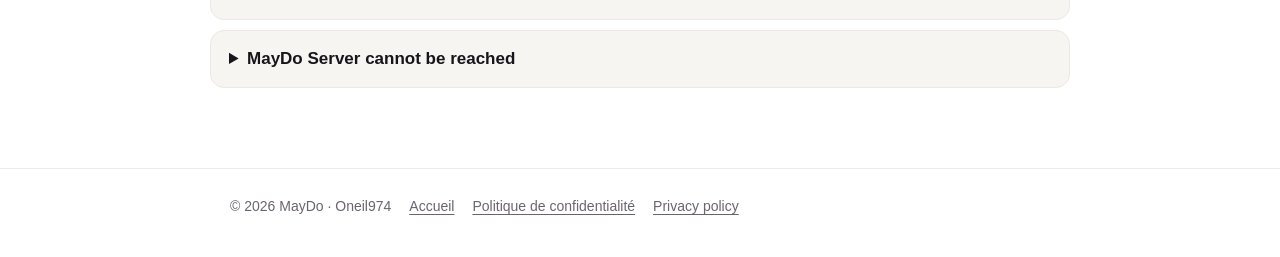
<file: support.html>
<!doctype html>
<html lang="fr">
<head>
<meta charset="utf-8">
<meta name="viewport" content="width=device-width, initial-scale=1">
<title>Assistance MayDo</title>
<meta name="description" content="Assistance de MayDo : contact, questions fréquentes, modèles d'IA, MayDo Server, données et confidentialité.">
<link rel="icon" href="assets/icon.png">
<link rel="stylesheet" href="assets/style.css?v=2">
</head>
<body>
<header class="site"><div class="wrap">
  <img src="assets/icon.png" alt="">
  <a class="brand" href="./">May<span>Do</span></a>
  <nav class="links"><a href="./">Accueil</a><a href="support.html" aria-current="page">Assistance</a><a href="privacy.html">Confidentialité</a></nav>
</div></header>

<main class="doc wrap">
  <h1>Assistance</h1>
  <p class="meta">MayDo pour iPhone · MayDo Server pour Mac · <a href="#en">English below</a></p>

  <div class="summary">
    <strong>Nous contacter</strong>
    <ul>
      <li>Signaler un problème ou poser une question : <a href="https://github.com/Oneil974/maydo/issues/new">ouvrir une demande sur GitHub</a> (un compte GitHub gratuit suffit).</li>
      <li>Testeurs TestFlight : utilisez aussi « Envoyer un commentaire » dans l'app TestFlight, avec une capture d'écran si possible.</li>
      <li>Nous répondons en français ou en anglais, en général sous quelques jours.</li>
    </ul>
    <p style="margin:10px 0 0">Pour un problème, indiquez si possible : le modèle d'iPhone, la version d'iOS, la version de MayDo (Réglages › À propos), le moteur d'IA utilisé et les étapes pour reproduire. N'envoyez jamais de mot de passe ni de clé API.</p>
  </div>

  <h2>Premiers pas</h2>
  <details><summary>Faut-il créer un compte ?</summary><p>Non. MayDo fonctionne sans compte et sans inscription. Vos données restent sur votre iPhone, et sur votre Mac si vous utilisez MayDo Server.</p></details>
  <details><summary>Quel modèle d'IA choisir au premier lancement ?</summary><p>Le démarrage express propose un modèle local de Liquid AI adapté à l'iPhone. Il est téléchargé une seule fois depuis Hugging Face (de quelques centaines de Mo à quelques Go), puis fonctionne hors ligne. Sur les appareils compatibles, Apple Intelligence est aussi disponible. Vous pouvez changer de moteur à tout moment avec le sélecteur en haut de l'accueil.</p></details>
  <details><summary>L'app a besoin de beaucoup d'espace ou de mémoire ?</summary><p>Un modèle local occupe de l'espace de stockage et, pendant une réponse, de la mémoire vive. La pastille de ressources en haut de l'accueil indique la mémoire utilisée et la température de l'appareil. Touchez-la puis « Éjecter » pour libérer la mémoire d'un modèle.</p></details>
  <details><summary>À quoi sert le @ dans le champ de demande ?</summary><p>Tapez @ pour choisir un outil précis (recherche web, mémoire, tâches, document…). MayDo est alors obligé de l'utiliser avant de répondre, et la réponse s'affiche une fois l'outil exécuté.</p></details>

  <h2>Réponses et modèles d'IA</h2>
  <details><summary>« Le contexte local est trop petit »</summary><p>Le contexte est la mémoire de travail du modèle. Augmentez-le dans Réglages › Modèle (8 192 jetons ou plus pour la recherche web), ou réduisez la longueur des réponses. Le mode Économie d'énergie de l'iPhone limite le contexte à 2 048 jetons, quel que soit le réglage : désactivez-le ou rechargez l'iPhone.</p></details>
  <details><summary>Une réponse s'interrompt ou l'app ralentit</summary><p>Les gros modèles demandent beaucoup de mémoire. Fermez les autres apps, choisissez un modèle plus léger ou éjectez les modèles inutilisés depuis la pastille de ressources. Une réponse interrompue peut être reprise avec « Reprendre ».</p></details>
  <details><summary>Que montre le bouton ⓘ sous une réponse ?</summary><p>Les statistiques de génération : vitesse en jetons par seconde, jetons produits, durée, et le détail de chaque appel au modèle (iPhone, API ou MayDo Server). Le signe ≈ indique une estimation quand le fournisseur ne communique pas les jetons.</p></details>
  <details><summary>Utiliser un modèle dans le cloud</summary><p>Dans Réglages › Moteur, choisissez un fournisseur (OpenAI, Anthropic, Mistral, Google Gemini, Groq, OpenRouter…) et saisissez votre propre clé API. La clé est conservée dans le trousseau de l'iPhone. Vos demandes partent alors chez ce fournisseur, selon ses conditions. Les données personnelles (agenda, tâches, santé…) ne lui sont envoyées que si vous l'autorisez dans Mémoire › Autorisations.</p></details>
  <details><summary>La recherche web ne trouve rien ou se trompe de sujet</summary><p>Vérifiez la connexion et le moteur choisi dans Réglages › Recherche web (DuckDuckGo, Brave, Mojeek, Wikipédia ou votre instance SearXNG). Pour résumer une page précise, collez son adresse : MayDo la lit directement.</p></details>

  <h2>Mémoire et données</h2>
  <details><summary>Que contient l'onglet Mémoire ?</summary><p>Vos contenus (notes, documents, dossiers interrogeables, tâches, productions des apps, conversations), ce que MayDo a retenu de vous, et les autorisations. Une seule recherche parcourt l'ensemble.</p></details>
  <details><summary>MayDo retient-il des choses sans me le dire ?</summary><p>Non. Quand l'assistant propose de retenir une information, elle arrive dans Mémoire › Retenu › À confirmer. Vous pouvez la valider ou l'oublier. Désactivez « Proposer de nouveaux souvenirs » dans Autorisations pour ne plus recevoir de propositions.</p></details>
  <details><summary>Empêcher l'assistant de lire certaines données</summary><p>Mémoire › Autorisations : un interrupteur par source (tâches et notes, documents, agenda, rappels, contacts, santé, position, recherche web, musique, photos). Une source désactivée n'est plus lue ni par l'assistant, ni par la recherche, ni par les agents. Vous pouvez aussi retirer un accès dans Réglages iOS › Confidentialité.</p></details>
  <details><summary>Supprimer mes données</summary><p>Une conversation, une note ou un souvenir se supprime depuis l'app. Pour tout effacer, supprimez l'app de l'iPhone : toutes ses données locales disparaissent avec elle. Si vous utilisez MayDo Server, révoquez l'iPhone dans l'onglet Appairage du Mac pour effacer ses données côté serveur.</p></details>
  <details><summary>Sauvegarde et changement d'iPhone</summary><p>Les données de MayDo font partie de la sauvegarde de l'iPhone (iCloud ou ordinateur) selon vos réglages iOS. Les modèles d'IA téléchargés ne sont pas sauvegardés : ils se téléchargent à nouveau.</p></details>

  <h2>MayDo Server (Mac)</h2>
  <details><summary>À quoi sert MayDo Server ?</summary><p>C'est une app Mac facultative. Elle fait tourner vos agents et vos missions programmées sur le Mac, même quand l'iPhone est éteint, et peut fournir un moteur d'IA plus puissant à l'iPhone.</p></details>
  <details><summary>Associer l'iPhone au Mac</summary><p>Sur le Mac, ouvrez MayDo Server › Appairage pour afficher le QR code. Sur l'iPhone : Réglages › MayDo Server › Scanner. Autorisez MayDo Server à accéder au réseau local quand macOS le demande (Réglages Système › Confidentialité et sécurité › Réseau local).</p></details>
  <details><summary>« MayDo Server injoignable »</summary><p>Vérifiez que le Mac est allumé, réveillé, que MayDo Server est ouvert et que les deux appareils sont sur le même réseau (ou sur votre VPN). Si l'adresse du Mac a changé, l'iPhone le retrouve automatiquement sur le réseau local.</p></details>
  <details><summary>La connexion est-elle sécurisée ?</summary><p>Oui. L'iPhone et le Mac échangent des clés au moment de l'appairage ; chaque échange est ensuite chiffré et authentifié. Aucun serveur intermédiaire ni service cloud de MayDo n'intervient.</p></details>

  <h2>TestFlight</h2>
  <details><summary>Installer la version de test</summary><p>Installez l'app TestFlight depuis l'App Store, ouvrez l'invitation reçue par e-mail, puis installez MayDo. Une version de test reste valable 90 jours ; les mises à jour arrivent dans TestFlight.</p></details>
  <details><summary>Envoyer un retour</summary><p>Dans l'app TestFlight : MayDo › Envoyer un commentaire. Vous pouvez aussi faire une capture d'écran dans MayDo : TestFlight propose de l'envoyer avec un commentaire.</p></details>

  <h2>Confidentialité</h2>
  <p>MayDo ne collecte aucune donnée personnelle : pas de compte, pas de publicité, pas de mesure d'audience. Le détail est dans la <a href="privacy.html">politique de confidentialité</a>.</p>

  <h2 id="en">Support (English)</h2>
  <div class="summary">
    <strong>Contact us</strong>
    <ul>
      <li>Report a problem or ask a question: <a href="https://github.com/Oneil974/maydo/issues/new">open an issue on GitHub</a> (a free GitHub account is enough).</li>
      <li>TestFlight testers: you can also use “Send Beta Feedback” in the TestFlight app.</li>
      <li>We answer in English or French, usually within a few days. Never send passwords or API keys.</li>
    </ul>
  </div>
  <h3>Frequently asked questions</h3>
  <details><summary>Do I need an account?</summary><p>No. MayDo works without any account. Your data stays on your iPhone, and on your Mac if you use MayDo Server.</p></details>
  <details><summary>Which AI model should I use?</summary><p>Quick start offers an on-device Liquid AI model, downloaded once from Hugging Face and then usable offline. Apple Intelligence is available on compatible devices. You may also connect a cloud provider with your own API key; requests are then sent to that provider under its terms.</p></details>
  <details><summary>“The local context is too small”</summary><p>Increase the context in Settings › Model (8,192 tokens or more for web search). iPhone Low Power Mode limits the context to 2,048 tokens regardless of the setting.</p></details>
  <details><summary>Control what the assistant can read</summary><p>Memory › Permissions has one switch per data source. A disabled source is no longer read by the assistant, search or agents. New memories always wait for your confirmation.</p></details>
  <details><summary>Delete my data</summary><p>Delete items in the app, or delete the app to erase all its local data. With MayDo Server, revoke the iPhone in the Mac's Pairing tab to erase its server-side data.</p></details>
  <details><summary>MayDo Server cannot be reached</summary><p>Make sure the Mac is awake, MayDo Server is open, both devices are on the same network (or VPN) and local network access is allowed in macOS privacy settings.</p></details>
</main>

<footer class="site"><div class="wrap">
  <span>© 2026 MayDo · Oneil974</span>
  <a href="./">Accueil</a>
  <a href="privacy.html">Politique de confidentialité</a>
  <a href="privacy.html#en">Privacy policy</a>
</div></footer>
</body>
</html>
</file>
<file: assets/style.css>
:root {
  --bg: #ffffff; --surface: #f7f5f2; --text: #17151a; --muted: #6b6470; --border: #ece8e3;
  --orange: #ffb545; --coral: #ff6b4a; --pink: #e8336b;
  --accent: #e8553a;
  --gradient: linear-gradient(120deg, var(--orange), var(--coral) 50%, var(--pink));
}
:root:not([data-theme="light"]) { color-scheme: light dark; }
@media (prefers-color-scheme: dark) {
  :root:not([data-theme="light"]) {
    --bg: #0e0f13; --surface: #1a1b20; --text: #f7f5f0; --muted: #a8a3ad; --border: #2a2b31; --accent: #ff7a5c;
  }
}
* { box-sizing: border-box; }
html { -webkit-text-size-adjust: 100%; }
body {
  margin: 0; background: var(--bg); color: var(--text);
  font: 17px/1.6 ui-rounded, "SF Pro Rounded", -apple-system, BlinkMacSystemFont, "Segoe UI", Roboto, sans-serif;
}
a { color: var(--accent); text-underline-offset: 3px; }
.wrap { max-width: 860px; margin: 0 auto; padding: 0 20px; }
header.site { border-bottom: 1px solid var(--border); position: sticky; top: 0; background: color-mix(in srgb, var(--bg) 88%, transparent); backdrop-filter: blur(12px); z-index: 10; }
header.site .wrap { display: flex; align-items: center; gap: 12px; height: 64px; }
header.site img { width: 34px; height: 34px; border-radius: 9px; }
.brand { font-weight: 800; font-size: 20px; text-decoration: none; color: var(--text); letter-spacing: -0.3px; }
.brand span { background: var(--gradient); -webkit-background-clip: text; background-clip: text; color: transparent; }
nav.links { margin-left: auto; display: flex; gap: 18px; font-size: 15px; }
nav.links a { color: var(--muted); text-decoration: none; }
nav.links a[aria-current="page"], nav.links a:hover { color: var(--text); }
.hero { text-align: center; padding: 72px 0 40px; }
.hero img { width: 112px; height: 112px; border-radius: 26px; box-shadow: 0 18px 50px rgba(232, 51, 107, .25); }
.hero h1 { font-size: clamp(36px, 7vw, 56px); line-height: 1.1; margin: 22px 0 10px; letter-spacing: -1px; }
.hero h1 span { background: var(--gradient); -webkit-background-clip: text; background-clip: text; color: transparent; }
.hero p { color: var(--muted); font-size: 20px; max-width: 620px; margin: 0 auto; }
.pill { display: inline-block; margin-top: 26px; padding: 12px 22px; border-radius: 999px; background: var(--gradient); color: #fff; font-weight: 700; text-decoration: none; }
.grid { display: grid; grid-template-columns: repeat(auto-fit, minmax(240px, 1fr)); gap: 14px; margin: 30px 0 60px; }
.card { background: var(--surface); border: 1px solid var(--border); border-radius: 18px; padding: 20px; }
.card h3 { margin: 6px 0 6px; font-size: 18px; }
.card p { margin: 0; color: var(--muted); font-size: 15px; }
.card .ico { font-size: 26px; }
main.doc { padding: 40px 0 70px; }
main.doc h1 { font-size: clamp(30px, 5vw, 42px); letter-spacing: -0.6px; margin-bottom: 4px; line-height: 1.15; }
main.doc h2 { margin-top: 44px; font-size: 24px; letter-spacing: -0.3px; padding-top: 8px; border-top: 1px solid var(--border); }
main.doc h3 { margin-top: 26px; font-size: 19px; }
.meta { color: var(--muted); font-size: 15px; }
.summary { background: var(--surface); border: 1px solid var(--border); border-left: 4px solid var(--coral); border-radius: 14px; padding: 16px 20px; margin: 24px 0; }
.summary ul { margin: 6px 0 0; padding-left: 20px; }
.toc { columns: 2; column-gap: 28px; padding-left: 18px; font-size: 15px; }
@media (max-width: 600px) { .toc { columns: 1; } nav.links { gap: 12px; font-size: 14px; } }
table { width: 100%; border-collapse: collapse; margin: 14px 0; font-size: 15px; }
th, td { text-align: left; vertical-align: top; padding: 10px 12px; border-bottom: 1px solid var(--border); }
th { color: var(--muted); font-weight: 600; }
.table-scroll { overflow-x: auto; }
details { background: var(--surface); border: 1px solid var(--border); border-radius: 14px; padding: 14px 18px; margin: 10px 0; }
details summary { cursor: pointer; font-weight: 650; }
details[open] summary { margin-bottom: 8px; }
.lang { font-size: 14px; color: var(--muted); }
footer.site { border-top: 1px solid var(--border); color: var(--muted); font-size: 14px; padding: 26px 0 40px; }
footer.site .wrap { display: flex; flex-wrap: wrap; gap: 8px 18px; }
footer.site a { color: var(--muted); }
@media (max-width: 720px) {
  header.site .brand { display: none; }
  nav.links { margin-left: auto; gap: 14px; font-size: 14px; white-space: nowrap; }
}
</file>
